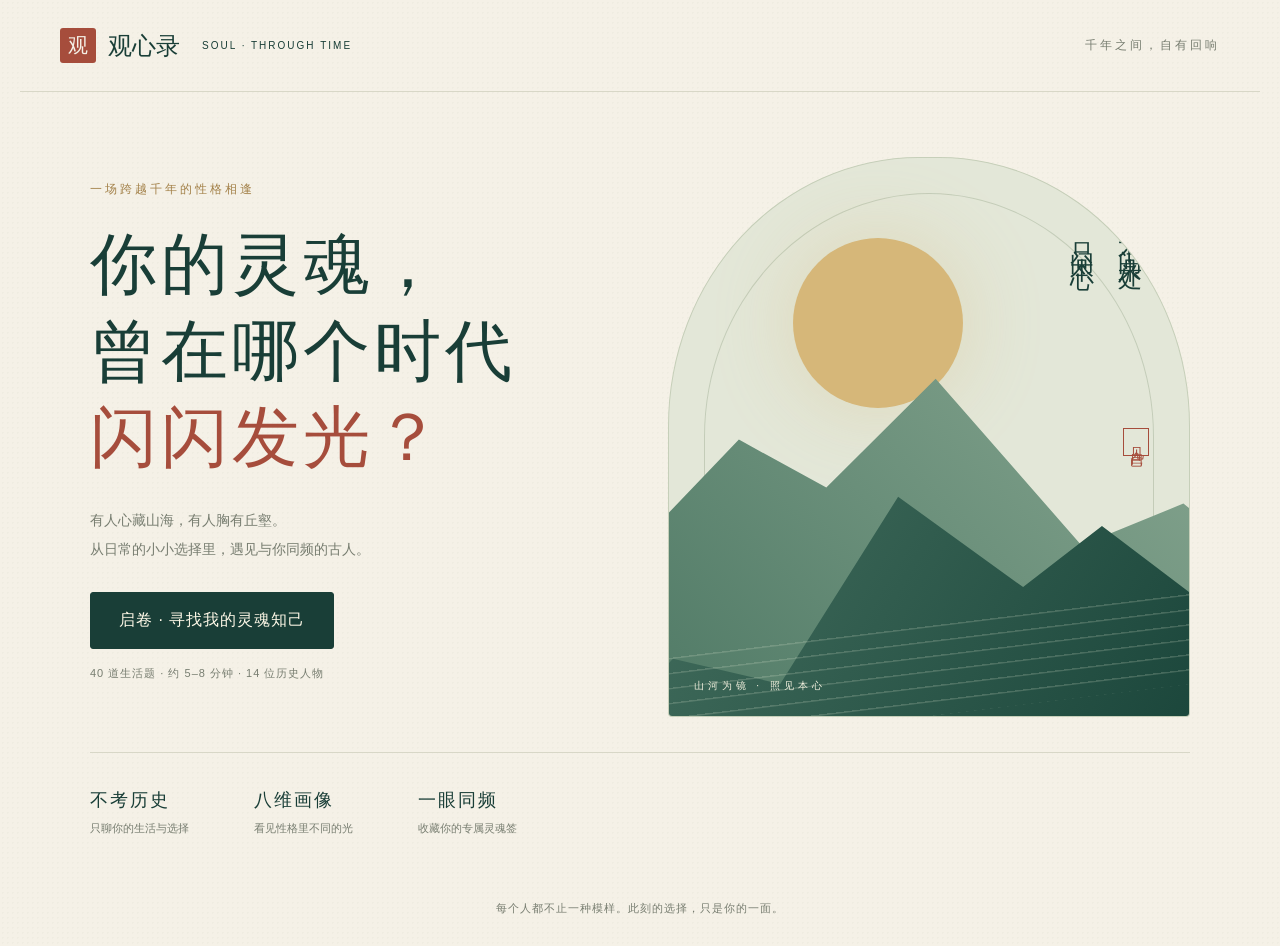
<file: index.html>
<!doctype html>
<html lang="zh-CN">
<head>
<meta charset="UTF-8"><meta name="viewport" content="width=device-width,initial-scale=1"><meta name="theme-color" content="#183e38">
<title>测测你的灵魂对应哪位中国历史人物</title>
<link rel="stylesheet" href="style.css"><script defer src="app.js"></script>
</head>
<body>
<header><a class="brand" href="#" id="brand"><span class="seal">观</span>观心录 <small>SOUL · THROUGH TIME</small></a><span class="header-note">千年之间，自有回响</span></header>
<main>
<section id="home" class="screen">
<div class="intro"><p class="eyebrow">一场跨越千年的性格相逢</p><h1>你的灵魂，<br>曾在哪个时代<br><em>闪闪发光？</em></h1><p class="lead">有人心藏山海，有人胸有丘壑。<br>从日常的小小选择里，遇见与你同频的古人。</p><button class="primary" id="start">启卷 · 寻找我的灵魂知己</button><p class="meta">40 道生活题 · 约 5–8 分钟 · 14 位历史人物</p><button id="resume" class="text-button" hidden>继续上次的答卷</button></div>
<div class="art" aria-hidden="true"><div class="orbit"></div><div class="moon"></div><div class="mountain back"></div><div class="mountain front"></div><div class="water"></div><div class="poem">不问来处<br>只问本心</div><span class="art-seal">见自己</span><span class="art-caption">山河为镜 · 照见本心</span></div>
<div class="home-bottom"><div><b>不考历史</b><span>只聊你的生活与选择</span></div><div><b>八维画像</b><span>看见性格里不同的光</span></div><div><b>一眼同频</b><span>收藏你的专属灵魂签</span></div></div>
</section>
<section id="quiz" class="screen" hidden><div class="quiz-top"><span id="category"></span><span id="counter"></span></div><div class="progress" role="progressbar" aria-label="答题进度" aria-valuemin="0" aria-valuemax="40"><div id="bar"></div></div><div id="question-panel"><p class="eyebrow" id="question-label"></p><h2 id="question" tabindex="-1"></h2><p class="hint">选择最像平时的你的那一项，没有标准答案。</p><div id="options" role="group" aria-labelledby="question"></div></div><div class="quiz-nav"><button class="text-button" id="prev">上一题</button><span>凭直觉，听见自己的答案</span><button class="primary small" id="next" disabled>下一题</button></div><button id="back-home" class="text-button quiet">返回首页（保留进度）</button></section>
<section id="result" class="screen" hidden><div class="result-heading"><p class="eyebrow">你的千年灵魂回响</p><h2>原来，你与 TA 同频。</h2><p>不是成为某个人，而是看见你本来的光。</p></div><article id="result-card"><div class="card-top"><span>观心录 · 灵魂签</span><span id="result-type"></span></div><div class="identity"><div><p id="era" class="eyebrow"></p><h3 id="person"></h3><p id="subtitle"></p></div><div id="monogram" aria-hidden="true"></div></div><blockquote id="quote"></blockquote><div id="tags"></div><div class="result-grid"><div><h4>为什么是 TA</h4><p id="reason"></p><h4>藏在你身上的优势</h4><p id="strength"></p><h4>你的趣味彩蛋</h4><p id="egg"></p></div><div><h4>八维性格光谱</h4><div id="dimensions"></div></div></div><div class="card-footer">测测你的灵魂对应哪位中国历史人物<br><small>生活选择的趣味映照 · 非专业心理诊断 · 非历史人物完整评价</small></div></article><div class="result-actions"><button class="primary" id="save-image">保存分享卡片</button><button class="secondary" id="review">回看答案</button><button class="text-button" id="restart">重新测试</button></div><p class="share-hint" id="share-status" role="status">也可以直接截图，把这份千年回响分享给朋友。</p></section>
</main><footer>每个人都不止一种模样。此刻的选择，只是你的一面。</footer>
</body></html>
</file>
<file: style.css>
:root{--paper:#f5f1e7;--ink:#193e37;--muted:#777d70;--gold:#a38149;--red:#a64d3c;--line:#d8d7c7}*{box-sizing:border-box}body{margin:0;background:var(--paper);color:var(--ink);font-family:"Microsoft YaHei","PingFang SC",sans-serif;background-image:radial-gradient(#7a83600a 1px,transparent 1px);background-size:5px 5px}button,a{-webkit-tap-highlight-color:transparent}button{font:inherit;cursor:pointer}button:focus-visible,a:focus-visible{outline:3px solid var(--gold);outline-offset:5px}button:disabled{cursor:default;opacity:.4}header{max-width:1240px;margin:auto;padding:28px 40px;display:flex;justify-content:space-between;align-items:center;border-bottom:1px solid var(--line)}.brand{text-decoration:none;color:var(--ink);font-family:serif;font-size:24px;display:flex;align-items:center;gap:12px}.brand small{font:10px sans-serif;letter-spacing:2px;margin-left:10px}.seal{background:var(--red);color:var(--paper);padding:4px 8px;border-radius:3px;font-size:20px}.header-note{font-size:12px;letter-spacing:3px;color:var(--muted)}main{max-width:1160px;margin:auto;padding:0 30px}.screen[hidden]{display:none!important}.screen{animation:appear .45s ease}.eyebrow{font-size:12px;letter-spacing:3px;color:var(--gold)}#home{display:grid;grid-template-columns:1fr 1fr;column-gap:55px;padding-top:65px}.intro{padding:12px 0 25px}h1{font-family:"Songti SC",SimSun,serif;font-size:clamp(44px,5.2vw,68px);line-height:1.3;letter-spacing:4px;font-weight:500;margin:24px 0}h1 em{font-style:normal;color:var(--red)}.lead{color:var(--muted);font-size:14px;line-height:2.1;margin-bottom:28px}.primary{border:1px solid var(--ink);background:var(--ink);color:#fff9e8;padding:17px 28px;border-radius:3px;transition:background .2s,transform .2s;letter-spacing:1px}.primary:hover:not(:disabled){background:#2d584b;transform:translateY(-2px)}.meta{font-size:11px;color:var(--muted);margin-top:17px;letter-spacing:1px}.text-button{background:none;border:0;color:var(--ink);padding:12px 6px}.art{position:relative;overflow:hidden;min-height:520px;background:#e3e7d8;border-radius:48% 48% 4px 4px;border:1px solid #c6cfb9;isolation:isolate}.moon{position:absolute;width:170px;height:170px;background:#d6b779;border-radius:50%;top:80px;left:24%;box-shadow:0 0 80px #d6b77955}.orbit{position:absolute;inset:35px;border:1px solid #a9b69e88;border-radius:50% 50% 0 0}.mountain{position:absolute;width:140%;height:320px;left:-20%;bottom:0;clip-path:polygon(0 70%,15% 43%,29% 56%,49% 4%,64% 38%,76% 23%,100% 80%,100% 100%,0 100%)}.back{background:linear-gradient(135deg,#8caa94,#4c7763);bottom:30px;transform:scaleX(-1)}.front{background:linear-gradient(130deg,#477261,#143f35);bottom:-85px;transform:rotate(-9deg)}.water{position:absolute;bottom:0;height:100px;width:100%;background:repeating-linear-gradient(0deg,transparent,transparent 13px,#dce5cf33 14px,#dce5cf33 15px);transform:skewY(-7deg)}.poem{position:absolute;right:35px;top:65px;writing-mode:vertical-rl;line-height:2;letter-spacing:8px;font:24px/2 SimSun,serif}.art-seal{position:absolute;right:40px;top:270px;writing-mode:vertical-rl;border:1px solid var(--red);color:var(--red);padding:7px 3px;font:14px serif;letter-spacing:4px}.art-caption{position:absolute;bottom:23px;left:25px;color:#f3f1df;letter-spacing:4px;font-size:10px}.home-bottom{grid-column:1/-1;display:flex;gap:65px;padding:35px 0;margin-top:35px;border-top:1px solid var(--line)}.home-bottom div{display:grid;gap:9px}.home-bottom b{font:18px SimSun,serif;letter-spacing:2px}.home-bottom span{font-size:11px;color:var(--muted)}footer{text-align:center;font-size:11px;color:var(--muted);padding:30px 15px;letter-spacing:1px}#quiz{max-width:760px;margin:65px auto}.quiz-top{display:flex;justify-content:space-between;font-size:12px;letter-spacing:2px}.progress{height:3px;background:#dddfd2;margin:18px 0 48px}#bar{height:100%;background:var(--gold);transition:width .3s}h2{font:30px/1.6 SimSun,serif;font-weight:500;margin:15px 0}.hint{font-size:12px;color:var(--muted);margin:12px 0 28px}#options{display:grid;gap:13px}.option{display:flex;gap:18px;align-items:center;text-align:left;background:#ffffff48;border:1px solid var(--line);border-radius:4px;padding:18px 20px;color:var(--ink);transition:.18s}.option span{display:grid;place-items:center;width:27px;height:27px;flex-shrink:0;border:1px solid #c9cebf;border-radius:50%;font:12px serif}.option:hover{border-color:var(--gold);background:#fffaf0}.option.selected{background:#e3e9dc;border-color:var(--ink)}.option.selected span{background:var(--ink);color:white}.quiz-nav{display:flex;justify-content:space-between;align-items:center;margin-top:32px}.quiz-nav>span{font-size:11px;color:var(--muted)}.small{padding:12px 22px}.quiet{font-size:11px;display:block;margin:25px auto;color:var(--muted)}.result-heading{text-align:center;margin:40px 0 30px}.result-heading h2{margin:8px}.result-heading>p:last-child{color:var(--muted);font-size:12px}#result-card{max-width:800px;margin:auto;padding:35px 45px;background:#fffcf2;border:1px solid #c8cbb5;box-shadow:0 15px 50px #193e3710;position:relative}.card-top{display:flex;justify-content:space-between;font-size:11px;letter-spacing:2px;border-bottom:1px solid var(--line);padding-bottom:18px}.identity{display:flex;justify-content:space-between;align-items:center;padding:25px 0 5px}h3{font:64px/1.2 SimSun,serif;letter-spacing:8px;margin:10px 0}#subtitle{font-size:13px;letter-spacing:2px;color:var(--muted)}#monogram{width:115px;height:115px;border-radius:50%;background:#e6e8d6;color:#466451;display:grid;place-items:center;font:64px SimSun,serif;border:1px solid #c9cfb8}blockquote{margin:20px 0;font:23px/1.8 SimSun,serif;color:var(--red);border-left:2px solid var(--red);padding-left:20px}#tags{display:flex;flex-wrap:wrap;gap:8px;margin:20px 0 30px}#tags span{border:1px solid #d7dcc9;padding:5px 10px;font-size:11px}.result-grid{display:grid;grid-template-columns:1.3fr 1fr;gap:40px}h4{font:16px SimSun,serif;margin:0 0 12px}.result-grid p{font-size:12px;color:#62705f;line-height:1.95;margin:0 0 23px}.dim{margin-bottom:15px}.dim-label{display:flex;justify-content:space-between;color:#71806d;font-size:10px;margin-bottom:7px}.dim-track{height:5px;background:#e7eadc;position:relative;border-radius:3px}.dim-dot{position:absolute;top:-3px;width:11px;height:11px;background:var(--ink);border:2px solid #fffcf2;border-radius:50%;transform:translateX(-50%)}.card-footer{text-align:center;border-top:1px solid var(--line);padding-top:22px;font-size:11px;letter-spacing:1px}.card-footer small{display:block;font-size:9px;color:var(--muted);margin-top:8px;letter-spacing:0}.result-actions{display:flex;justify-content:center;gap:15px;flex-wrap:wrap;margin:28px 0 15px}.secondary{padding:14px 22px;border:1px solid var(--ink);color:var(--ink);background:transparent;border-radius:3px}.share-hint{text-align:center;font-size:11px;color:var(--muted)}@keyframes appear{from{opacity:0;transform:translateY(10px)}to{opacity:1;transform:translateY(0)}}@media(max-width:700px){header{padding:20px}.brand small,.header-note{display:none}main{padding:0 22px}#home{padding-top:27px;gap:20px;grid-template-columns:1fr}.intro{z-index:2}h1{font-size:46px}.art{min-height:300px;margin-top:0}.moon{top:35px;width:130px;height:130px}.poem{top:30px}.art-seal{top:175px}.home-bottom{gap:20px;justify-content:space-between;margin-top:10px;padding:25px 0}.home-bottom b{font-size:15px}.home-bottom span{font-size:9px}#quiz{margin:35px auto}.progress{margin-bottom:30px}h2{font-size:25px}.option{font-size:14px;padding:17px 14px}.quiz-nav>span{display:none}#result-card{padding:25px 22px}.result-grid{grid-template-columns:1fr;gap:4px}h3{font-size:52px}#monogram{width:85px;height:85px;font-size:46px}blockquote{font-size:20px}.result-actions{gap:10px}.result-actions button{font-size:13px}.result-heading h2{font-size:25px}.card-footer small{font-size:8px}}@media(prefers-reduced-motion:reduce){*,*::before,*::after{animation:none!important;transition:none!important}}
</file>
